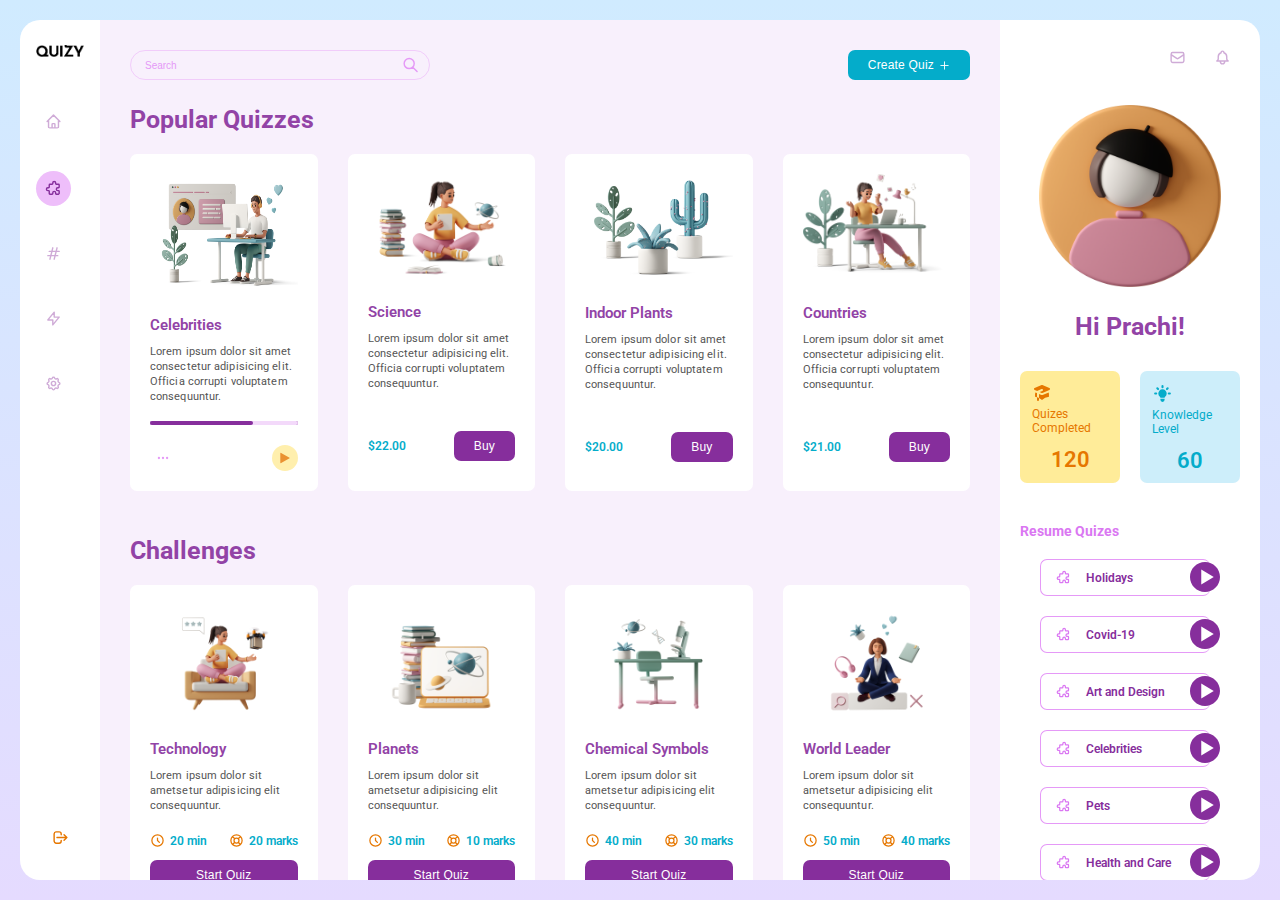
<file: index.html>
<!DOCTYPE html>
<html lang="en">
  <head>
    <meta charset="UTF-8" />
    <meta http-equiv="X-UA-Compatible" content="IE=edge" />
    <meta name="viewport" content="width=device-width, initial-scale=1.0" />
    <link rel="preconnect" href="https://fonts.googleapis.com" />
    <link rel="preconnect" href="https://fonts.gstatic.com" crossorigin />
    <link
      href="https://fonts.googleapis.com/css2?family=Roboto:wght@300;400;500;700;900&display=swap"
      rel="stylesheet"
    />
    <link rel="stylesheet" href="style.css" />
    <title>Quiz website</title>
    <script defer src="script.js"></script>
  </head>
  <body>
    <main class="container grid-big">
      <nav class="nav-bar">
        <div>
          <a href="home.html"
            ><img class="nav-logo" src="img/QUIZY.png" alt="logo"
          /></a>

          <div class="nav-middle-svg">
            <!-- <svg
              xmlns="http://www.w3.org/2000/svg"
              class="nav-main-svg"
              viewBox="0 0 20 20"
              fill="currentColor"
            >
              <path
                d="M10.707 2.293a1 1 0 00-1.414 0l-7 7a1 1 0 001.414 1.414L4 10.414V17a1 1 0 001 1h2a1 1 0 001-1v-2a1 1 0 011-1h2a1 1 0 011 1v2a1 1 0 001 1h2a1 1 0 001-1v-6.586l.293.293a1 1 0 001.414-1.414l-7-7z"
              />
            </svg> -->

            <a href="home.html"
              ><svg
                xmlns="http://www.w3.org/2000/svg"
                class="nav-main-svg"
                fill="none"
                viewBox="0 0 24 24"
                stroke="currentColor"
                stroke-width="2"
              >
                <path
                  stroke-linecap="round"
                  stroke-linejoin="round"
                  d="M3 12l2-2m0 0l7-7 7 7M5 10v10a1 1 0 001 1h3m10-11l2 2m-2-2v10a1 1 0 01-1 1h-3m-6 0a1 1 0 001-1v-4a1 1 0 011-1h2a1 1 0 011 1v4a1 1 0 001 1m-6 0h6"
                /></svg
            ></a>

            <svg
              xmlns="http://www.w3.org/2000/svg"
              class="nav-main-svg svg-active"
              fill="none"
              viewBox="0 0 24 24"
              stroke="currentColor"
              stroke-width="2"
            >
              <path
                stroke-linecap="round"
                stroke-linejoin="round"
                d="M11 4a2 2 0 114 0v1a1 1 0 001 1h3a1 1 0 011 1v3a1 1 0 01-1 1h-1a2 2 0 100 4h1a1 1 0 011 1v3a1 1 0 01-1 1h-3a1 1 0 01-1-1v-1a2 2 0 10-4 0v1a1 1 0 01-1 1H7a1 1 0 01-1-1v-3a1 1 0 00-1-1H4a2 2 0 110-4h1a1 1 0 001-1V7a1 1 0 011-1h3a1 1 0 001-1V4z"
              />
            </svg>

            <svg
              xmlns="http://www.w3.org/2000/svg"
              class="nav-main-svg"
              fill="none"
              viewBox="0 0 24 24"
              stroke="currentColor"
              stroke-width="2"
            >
              <path
                stroke-linecap="round"
                stroke-linejoin="round"
                d="M7 20l4-16m2 16l4-16M6 9h14M4 15h14"
              />
            </svg>

            <svg
              xmlns="http://www.w3.org/2000/svg"
              class="nav-main-svg"
              fill="none"
              viewBox="0 0 24 24"
              stroke="currentColor"
              stroke-width="2"
            >
              <path
                stroke-linecap="round"
                stroke-linejoin="round"
                d="M13 10V3L4 14h7v7l9-11h-7z"
              />
            </svg>

            <svg
              xmlns="http://www.w3.org/2000/svg"
              class="nav-main-svg"
              fill="none"
              viewBox="0 0 24 24"
              stroke="currentColor"
              stroke-width="2"
            >
              <path
                stroke-linecap="round"
                stroke-linejoin="round"
                d="M10.325 4.317c.426-1.756 2.924-1.756 3.35 0a1.724 1.724 0 002.573 1.066c1.543-.94 3.31.826 2.37 2.37a1.724 1.724 0 001.065 2.572c1.756.426 1.756 2.924 0 3.35a1.724 1.724 0 00-1.066 2.573c.94 1.543-.826 3.31-2.37 2.37a1.724 1.724 0 00-2.572 1.065c-.426 1.756-2.924 1.756-3.35 0a1.724 1.724 0 00-2.573-1.066c-1.543.94-3.31-.826-2.37-2.37a1.724 1.724 0 00-1.065-2.572c-1.756-.426-1.756-2.924 0-3.35a1.724 1.724 0 001.066-2.573c-.94-1.543.826-3.31 2.37-2.37.996.608 2.296.07 2.572-1.065z"
              />
              <path
                stroke-linecap="round"
                stroke-linejoin="round"
                d="M15 12a3 3 0 11-6 0 3 3 0 016 0z"
              />
            </svg>
          </div>
        </div>
        <svg
          xmlns="http://www.w3.org/2000/svg"
          class="nav-main-svg logout"
          fill="none"
          viewBox="0 0 24 24"
          stroke="currentColor"
          stroke-width="2"
        >
          <path
            stroke-linecap="round"
            stroke-linejoin="round"
            d="M17 16l4-4m0 0l-4-4m4 4H7m6 4v1a3 3 0 01-3 3H6a3 3 0 01-3-3V7a3 3 0 013-3h4a3 3 0 013 3v1"
          />
        </svg>
      </nav>

      <section class="main-section">
        <div class="menu-bar">
          <label for="search" class="input-search-bar">
            <input
              id="search"
              class="search-bar-input"
              type="text"
              placeholder="Search"
              name="search"
            />
            <svg
              xmlns="http://www.w3.org/2000/svg"
              class="input-bar-search-svg"
              fill="none"
              viewBox="0 0 24 24"
              stroke="currentColor"
              stroke-width="2"
            >
              <path
                stroke-linecap="round"
                stroke-linejoin="round"
                d="M21 21l-6-6m2-5a7 7 0 11-14 0 7 7 0 0114 0z"
              />
            </svg>
          </label>
          <button class="menu-button">
            <span>Create Quiz</span>
            <svg
              xmlns="http://www.w3.org/2000/svg"
              class="menu-button-svg"
              fill="none"
              viewBox="0 0 24 24"
              stroke="currentColor"
              stroke-width="2"
            >
              <path
                stroke-linecap="round"
                stroke-linejoin="round"
                d="M12 4v16m8-8H4"
              />
            </svg>
          </button>
        </div>
        <h1 class="heading-primary">Popular Quizzes</h1>

        <div class="main-cards">
          <div class="main-card-1">
            <img
              class="main-card-img card-img1"
              src="img/celebrity-quiz.png"
              alt="celebrity quiz illustration"
            />
            <span class="main-card-head">Celebrities</span>
            <p class="main-card-txt">
              Lorem ipsum dolor sit amet consectetur adipisicing elit. Officia
              corrupti voluptatem consequuntur.
            </p>
            <progress class="main-card-progress" id="file" max="100" value="70">
              70%
            </progress>
            <div class="main-svg-box">
              <svg
                xmlns="http://www.w3.org/2000/svg"
                class="main-paid-svg"
                fill="none"
                viewBox="0 0 24 24"
                stroke="currentColor"
                stroke-width="2"
              >
                <path
                  stroke-linecap="round"
                  stroke-linejoin="round"
                  d="M5 12h.01M12 12h.01M19 12h.01M6 12a1 1 0 11-2 0 1 1 0 012 0zm7 0a1 1 0 11-2 0 1 1 0 012 0zm7 0a1 1 0 11-2 0 1 1 0 012 0z"
                />
              </svg>

              <svg
                height="1792"
                viewBox="0 0 1792 1792"
                width="1792"
                class="main-svg"
                xmlns="http://www.w3.org/2000/svg"
              >
                <path
                  d="M1576 927l-1328 738q-23 13-39.5 3t-16.5-36v-1472q0-26 16.5-36t39.5 3l1328 738q23 13 23 31t-23 31z"
                />
              </svg>
            </div>
          </div>

          <div class="main-card-2">
            <img
              class="main-card-img"
              src="img/studying.png"
              alt="Science quiz illustration"
            />
            <span class="main-card-head">Science</span>
            <p class="main-card-txt">
              Lorem ipsum dolor sit amet consectetur adipisicing elit. Officia
              corrupti voluptatem consequuntur.
            </p>
            <div class="main-svg-box margin-top">
              <span class="main-price">&#36;22.00</span>
              <button class="menu-button button">Buy</button>
            </div>
          </div>

          <div class="main-card-3">
            <img
              class="main-card-img"
              src="img/Plants.png"
              alt="Plants quiz illustration"
            />
            <span class="main-card-head">Indoor Plants</span>
            <p class="main-card-txt">
              Lorem ipsum dolor sit amet consectetur adipisicing elit. Officia
              corrupti voluptatem consequuntur.
            </p>
            <div class="main-svg-box margin-top">
              <span class="main-price">&#36;20.00</span>
              <button class="menu-button button">Buy</button>
            </div>
          </div>

          <div class="main-card-4">
            <img
              class="main-card-img"
              src="img/country-quiz.png"
              alt="Country quiz illustration"
            />
            <span class="main-card-head">Countries</span>
            <p class="main-card-txt">
              Lorem ipsum dolor sit amet consectetur adipisicing elit. Officia
              corrupti voluptatem consequuntur.
            </p>
            <div class="main-svg-box margin-top">
              <span class="main-price">&#36;21.00</span>
              <button class="menu-button button">Buy</button>
            </div>
          </div>
        </div>

        <h1 class="heading-primary">Challenges</h1>

        <div class="main-cards">
          <div class="main-card-1">
            <div class="main-challenge-img">
              <img
                class="main-card-img1"
                src="img/tech.png"
                alt="Technology quiz illustration"
              />
            </div>
            <span class="main-card-head">Technology</span>
            <p class="main-card-txt">
              Lorem ipsum dolor sit ametsetur adipisicing elit consequuntur.
            </p>
            <div class="main-challenge-box">
              <div class="challenge-align">
                <svg
                  xmlns="http://www.w3.org/2000/svg"
                  class="challenge-svg"
                  fill="none"
                  viewBox="0 0 24 24"
                  stroke="currentColor"
                  stroke-width="2"
                >
                  <path
                    stroke-linecap="round"
                    stroke-linejoin="round"
                    d="M12 8v4l3 3m6-3a9 9 0 11-18 0 9 9 0 0118 0z"
                  />
                </svg>
                <span class="challenge-txt">20 min</span>
              </div>
              <div class="challenge-align">
                <svg
                  xmlns="http://www.w3.org/2000/svg"
                  class="challenge-svg"
                  fill="none"
                  viewBox="0 0 24 24"
                  stroke="currentColor"
                  stroke-width="2"
                >
                  <path
                    stroke-linecap="round"
                    stroke-linejoin="round"
                    d="M18.364 5.636l-3.536 3.536m0 5.656l3.536 3.536M9.172 9.172L5.636 5.636m3.536 9.192l-3.536 3.536M21 12a9 9 0 11-18 0 9 9 0 0118 0zm-5 0a4 4 0 11-8 0 4 4 0 018 0z"
                  />
                </svg>
                <span class="challenge-txt">20 marks</span>
              </div>
            </div>

            <button class="menu-button button1">Start Quiz</button>
          </div>

          <div class="main-card-2">
            <div class="main-challenge-img">
              <img
                class="main-card-img1"
                src="img/planet.png"
                alt="Planets quiz illustration"
              />
            </div>
            <span class="main-card-head">Planets</span>
            <p class="main-card-txt">
              Lorem ipsum dolor sit ametsetur adipisicing elit consequuntur.
            </p>
            <div class="main-challenge-box">
              <div class="challenge-align">
                <svg
                  xmlns="http://www.w3.org/2000/svg"
                  class="challenge-svg"
                  fill="none"
                  viewBox="0 0 24 24"
                  stroke="currentColor"
                  stroke-width="2"
                >
                  <path
                    stroke-linecap="round"
                    stroke-linejoin="round"
                    d="M12 8v4l3 3m6-3a9 9 0 11-18 0 9 9 0 0118 0z"
                  />
                </svg>
                <span class="challenge-txt">30 min</span>
              </div>
              <div class="challenge-align">
                <svg
                  xmlns="http://www.w3.org/2000/svg"
                  class="challenge-svg"
                  fill="none"
                  viewBox="0 0 24 24"
                  stroke="currentColor"
                  stroke-width="2"
                >
                  <path
                    stroke-linecap="round"
                    stroke-linejoin="round"
                    d="M18.364 5.636l-3.536 3.536m0 5.656l3.536 3.536M9.172 9.172L5.636 5.636m3.536 9.192l-3.536 3.536M21 12a9 9 0 11-18 0 9 9 0 0118 0zm-5 0a4 4 0 11-8 0 4 4 0 018 0z"
                  />
                </svg>
                <span class="challenge-txt">10 marks</span>
              </div>
            </div>
            <button class="menu-button button1">Start Quiz</button>
          </div>

          <div class="main-card-3">
            <div class="main-challenge-img">
              <img
                class="main-card-img1"
                src="img/chem.png"
                alt="Chemical quiz illustration"
              />
            </div>
            <span class="main-card-head">Chemical Symbols</span>
            <p class="main-card-txt">
              Lorem ipsum dolor sit ametsetur adipisicing elit consequuntur.
            </p>
            <div class="main-challenge-box">
              <div class="challenge-align">
                <svg
                  xmlns="http://www.w3.org/2000/svg"
                  class="challenge-svg"
                  fill="none"
                  viewBox="0 0 24 24"
                  stroke="currentColor"
                  stroke-width="2"
                >
                  <path
                    stroke-linecap="round"
                    stroke-linejoin="round"
                    d="M12 8v4l3 3m6-3a9 9 0 11-18 0 9 9 0 0118 0z"
                  />
                </svg>
                <span class="challenge-txt">40 min</span>
              </div>
              <div class="challenge-align">
                <svg
                  xmlns="http://www.w3.org/2000/svg"
                  class="challenge-svg"
                  fill="none"
                  viewBox="0 0 24 24"
                  stroke="currentColor"
                  stroke-width="2"
                >
                  <path
                    stroke-linecap="round"
                    stroke-linejoin="round"
                    d="M18.364 5.636l-3.536 3.536m0 5.656l3.536 3.536M9.172 9.172L5.636 5.636m3.536 9.192l-3.536 3.536M21 12a9 9 0 11-18 0 9 9 0 0118 0zm-5 0a4 4 0 11-8 0 4 4 0 018 0z"
                  />
                </svg>
                <span class="challenge-txt">30 marks</span>
              </div>
            </div>
            <button class="menu-button button1">Start Quiz</button>
          </div>

          <div class="main-card-4">
            <div class="main-challenge-img">
              <img
                class="main-card-img1"
                src="img/world.png"
                alt="World leader quiz illustration"
              />
            </div>
            <span class="main-card-head">World Leader</span>
            <p class="main-card-txt">
              Lorem ipsum dolor sit ametsetur adipisicing elit consequuntur.
            </p>
            <div class="main-challenge-box">
              <div class="challenge-align">
                <svg
                  xmlns="http://www.w3.org/2000/svg"
                  class="challenge-svg"
                  fill="none"
                  viewBox="0 0 24 24"
                  stroke="currentColor"
                  stroke-width="2"
                >
                  <path
                    stroke-linecap="round"
                    stroke-linejoin="round"
                    d="M12 8v4l3 3m6-3a9 9 0 11-18 0 9 9 0 0118 0z"
                  />
                </svg>
                <span class="challenge-txt">50 min</span>
              </div>
              <div class="challenge-align">
                <svg
                  xmlns="http://www.w3.org/2000/svg"
                  class="challenge-svg"
                  fill="none"
                  viewBox="0 0 24 24"
                  stroke="currentColor"
                  stroke-width="2"
                >
                  <path
                    stroke-linecap="round"
                    stroke-linejoin="round"
                    d="M18.364 5.636l-3.536 3.536m0 5.656l3.536 3.536M9.172 9.172L5.636 5.636m3.536 9.192l-3.536 3.536M21 12a9 9 0 11-18 0 9 9 0 0118 0zm-5 0a4 4 0 11-8 0 4 4 0 018 0z"
                  />
                </svg>
                <span class="challenge-txt">40 marks</span>
              </div>
            </div>
            <button class="menu-button button1">Start Quiz</button>
          </div>
        </div>

        <div class="main-cards">
          <div class="main-card-1">
            <div class="main-challenge-img">
              <img
                class="main-card-img1"
                src="img/tech.png"
                alt="Technology quiz illustration"
              />
            </div>
            <span class="main-card-head">Technology</span>
            <p class="main-card-txt">
              Lorem ipsum dolor sit ametsetur adipisicing elit consequuntur.
            </p>
            <div class="main-challenge-box">
              <div class="challenge-align">
                <svg
                  xmlns="http://www.w3.org/2000/svg"
                  class="challenge-svg"
                  fill="none"
                  viewBox="0 0 24 24"
                  stroke="currentColor"
                  stroke-width="2"
                >
                  <path
                    stroke-linecap="round"
                    stroke-linejoin="round"
                    d="M12 8v4l3 3m6-3a9 9 0 11-18 0 9 9 0 0118 0z"
                  />
                </svg>
                <span class="challenge-txt">20 min</span>
              </div>
              <div class="challenge-align">
                <svg
                  xmlns="http://www.w3.org/2000/svg"
                  class="challenge-svg"
                  fill="none"
                  viewBox="0 0 24 24"
                  stroke="currentColor"
                  stroke-width="2"
                >
                  <path
                    stroke-linecap="round"
                    stroke-linejoin="round"
                    d="M18.364 5.636l-3.536 3.536m0 5.656l3.536 3.536M9.172 9.172L5.636 5.636m3.536 9.192l-3.536 3.536M21 12a9 9 0 11-18 0 9 9 0 0118 0zm-5 0a4 4 0 11-8 0 4 4 0 018 0z"
                  />
                </svg>
                <span class="challenge-txt">20 marks</span>
              </div>
            </div>

            <button class="menu-button button1">Start Quiz</button>
          </div>

          <div class="main-card-2">
            <div class="main-challenge-img">
              <img
                class="main-card-img1"
                src="img/planet.png"
                alt="Planets quiz illustration"
              />
            </div>
            <span class="main-card-head">Planets</span>
            <p class="main-card-txt">
              Lorem ipsum dolor sit ametsetur adipisicing elit consequuntur.
            </p>
            <div class="main-challenge-box">
              <div class="challenge-align">
                <svg
                  xmlns="http://www.w3.org/2000/svg"
                  class="challenge-svg"
                  fill="none"
                  viewBox="0 0 24 24"
                  stroke="currentColor"
                  stroke-width="2"
                >
                  <path
                    stroke-linecap="round"
                    stroke-linejoin="round"
                    d="M12 8v4l3 3m6-3a9 9 0 11-18 0 9 9 0 0118 0z"
                  />
                </svg>
                <span class="challenge-txt">30 min</span>
              </div>
              <div class="challenge-align">
                <svg
                  xmlns="http://www.w3.org/2000/svg"
                  class="challenge-svg"
                  fill="none"
                  viewBox="0 0 24 24"
                  stroke="currentColor"
                  stroke-width="2"
                >
                  <path
                    stroke-linecap="round"
                    stroke-linejoin="round"
                    d="M18.364 5.636l-3.536 3.536m0 5.656l3.536 3.536M9.172 9.172L5.636 5.636m3.536 9.192l-3.536 3.536M21 12a9 9 0 11-18 0 9 9 0 0118 0zm-5 0a4 4 0 11-8 0 4 4 0 018 0z"
                  />
                </svg>
                <span class="challenge-txt">10 marks</span>
              </div>
            </div>
            <button class="menu-button button1">Start Quiz</button>
          </div>

          <div class="main-card-3">
            <div class="main-challenge-img">
              <img
                class="main-card-img1"
                src="img/chem.png"
                alt="Chemical quiz illustration"
              />
            </div>
            <span class="main-card-head">Chemical Symbols</span>
            <p class="main-card-txt">
              Lorem ipsum dolor sit ametsetur adipisicing elit consequuntur.
            </p>
            <div class="main-challenge-box">
              <div class="challenge-align">
                <svg
                  xmlns="http://www.w3.org/2000/svg"
                  class="challenge-svg"
                  fill="none"
                  viewBox="0 0 24 24"
                  stroke="currentColor"
                  stroke-width="2"
                >
                  <path
                    stroke-linecap="round"
                    stroke-linejoin="round"
                    d="M12 8v4l3 3m6-3a9 9 0 11-18 0 9 9 0 0118 0z"
                  />
                </svg>
                <span class="challenge-txt">40 min</span>
              </div>
              <div class="challenge-align">
                <svg
                  xmlns="http://www.w3.org/2000/svg"
                  class="challenge-svg"
                  fill="none"
                  viewBox="0 0 24 24"
                  stroke="currentColor"
                  stroke-width="2"
                >
                  <path
                    stroke-linecap="round"
                    stroke-linejoin="round"
                    d="M18.364 5.636l-3.536 3.536m0 5.656l3.536 3.536M9.172 9.172L5.636 5.636m3.536 9.192l-3.536 3.536M21 12a9 9 0 11-18 0 9 9 0 0118 0zm-5 0a4 4 0 11-8 0 4 4 0 018 0z"
                  />
                </svg>
                <span class="challenge-txt">30 marks</span>
              </div>
            </div>
            <button class="menu-button button1">Start Quiz</button>
          </div>

          <div class="main-card-4">
            <div class="main-challenge-img">
              <img
                class="main-card-img1"
                src="img/world.png"
                alt="World leader quiz illustration"
              />
            </div>
            <span class="main-card-head">World Leader</span>
            <p class="main-card-txt">
              Lorem ipsum dolor sit ametsetur adipisicing elit consequuntur.
            </p>
            <div class="main-challenge-box">
              <div class="challenge-align">
                <svg
                  xmlns="http://www.w3.org/2000/svg"
                  class="challenge-svg"
                  fill="none"
                  viewBox="0 0 24 24"
                  stroke="currentColor"
                  stroke-width="2"
                >
                  <path
                    stroke-linecap="round"
                    stroke-linejoin="round"
                    d="M12 8v4l3 3m6-3a9 9 0 11-18 0 9 9 0 0118 0z"
                  />
                </svg>
                <span class="challenge-txt">50 min</span>
              </div>
              <div class="challenge-align">
                <svg
                  xmlns="http://www.w3.org/2000/svg"
                  class="challenge-svg"
                  fill="none"
                  viewBox="0 0 24 24"
                  stroke="currentColor"
                  stroke-width="2"
                >
                  <path
                    stroke-linecap="round"
                    stroke-linejoin="round"
                    d="M18.364 5.636l-3.536 3.536m0 5.656l3.536 3.536M9.172 9.172L5.636 5.636m3.536 9.192l-3.536 3.536M21 12a9 9 0 11-18 0 9 9 0 0118 0zm-5 0a4 4 0 11-8 0 4 4 0 018 0z"
                  />
                </svg>
                <span class="challenge-txt">40 marks</span>
              </div>
            </div>
            <button class="menu-button button1">Start Quiz</button>
          </div>
        </div>
      </section>

      <section class="account-section">
        <div class="account-svg">
          <svg
            xmlns="http://www.w3.org/2000/svg"
            class="nav-main-svg"
            fill="none"
            viewBox="0 0 24 24"
            stroke="currentColor"
            stroke-width="2"
          >
            <path
              stroke-linecap="round"
              stroke-linejoin="round"
              d="M3 8l7.89 5.26a2 2 0 002.22 0L21 8M5 19h14a2 2 0 002-2V7a2 2 0 00-2-2H5a2 2 0 00-2 2v10a2 2 0 002 2z"
            />
          </svg>

          <svg
            xmlns="http://www.w3.org/2000/svg"
            class="nav-main-svg"
            fill="none"
            viewBox="0 0 24 24"
            stroke="currentColor"
            stroke-width="2"
          >
            <path
              stroke-linecap="round"
              stroke-linejoin="round"
              d="M15 17h5l-1.405-1.405A2.032 2.032 0 0118 14.158V11a6.002 6.002 0 00-4-5.659V5a2 2 0 10-4 0v.341C7.67 6.165 6 8.388 6 11v3.159c0 .538-.214 1.055-.595 1.436L4 17h5m6 0v1a3 3 0 11-6 0v-1m6 0H9"
            />
          </svg>
        </div>
        <div class="account-avatar">
          <img
            class="avatar-img"
            src="img/women-avatar.png"
            alt="women avatar"
          />
          <h1 class="heading-primary">Hi Prachi!</h1>
        </div>
        <div class="account-info">
          <div class="account-info-card1">
            <svg
              xmlns="http://www.w3.org/2000/svg"
              class="info-svg1"
              viewBox="0 0 20 20"
              fill="currentColor"
            >
              <path
                d="M10.394 2.08a1 1 0 00-.788 0l-7 3a1 1 0 000 1.84L5.25 8.051a.999.999 0 01.356-.257l4-1.714a1 1 0 11.788 1.838L7.667 9.088l1.94.831a1 1 0 00.787 0l7-3a1 1 0 000-1.838l-7-3zM3.31 9.397L5 10.12v4.102a8.969 8.969 0 00-1.05-.174 1 1 0 01-.89-.89 11.115 11.115 0 01.25-3.762zM9.3 16.573A9.026 9.026 0 007 14.935v-3.957l1.818.78a3 3 0 002.364 0l5.508-2.361a11.026 11.026 0 01.25 3.762 1 1 0 01-.89.89 8.968 8.968 0 00-5.35 2.524 1 1 0 01-1.4 0zM6 18a1 1 0 001-1v-2.065a8.935 8.935 0 00-2-.712V17a1 1 0 001 1z"
              />
            </svg>
            <p class="info-head1">Quizes Completed</p>
            <div class="info-num-align"><p class="info-num1">120</p></div>
          </div>

          <div class="account-info-card2">
            <svg
              xmlns="http://www.w3.org/2000/svg"
              class="info-svg2"
              viewBox="0 0 20 20"
              fill="currentColor"
            >
              <path
                d="M11 3a1 1 0 10-2 0v1a1 1 0 102 0V3zM15.657 5.757a1 1 0 00-1.414-1.414l-.707.707a1 1 0 001.414 1.414l.707-.707zM18 10a1 1 0 01-1 1h-1a1 1 0 110-2h1a1 1 0 011 1zM5.05 6.464A1 1 0 106.464 5.05l-.707-.707a1 1 0 00-1.414 1.414l.707.707zM5 10a1 1 0 01-1 1H3a1 1 0 110-2h1a1 1 0 011 1zM8 16v-1h4v1a2 2 0 11-4 0zM12 14c.015-.34.208-.646.477-.859a4 4 0 10-4.954 0c.27.213.462.519.476.859h4.002z"
              />
            </svg>
            <p class="info-head2">Knowledge Level</p>
            <div class="info-num-align"><p class="info-num2">60</p></div>
          </div>
        </div>

        <h3 class="account-head">Resume Quizes</h3>
        <div class="resume-quiz-cards">
          <div class="resume-card">
            <svg
              xmlns="http://www.w3.org/2000/svg"
              class="resume-svg"
              fill="none"
              viewBox="0 0 24 24"
              stroke="currentColor"
              stroke-width="2"
            >
              <path
                stroke-linecap="round"
                stroke-linejoin="round"
                d="M11 4a2 2 0 114 0v1a1 1 0 001 1h3a1 1 0 011 1v3a1 1 0 01-1 1h-1a2 2 0 100 4h1a1 1 0 011 1v3a1 1 0 01-1 1h-3a1 1 0 01-1-1v-1a2 2 0 10-4 0v1a1 1 0 01-1 1H7a1 1 0 01-1-1v-3a1 1 0 00-1-1H4a2 2 0 110-4h1a1 1 0 001-1V7a1 1 0 011-1h3a1 1 0 001-1V4z"
              />
            </svg>
            <span class="resume-txt">Holidays</span>
          </div>
          <div class="resume-card">
            <svg
              xmlns="http://www.w3.org/2000/svg"
              class="resume-svg"
              fill="none"
              viewBox="0 0 24 24"
              stroke="currentColor"
              stroke-width="2"
            >
              <path
                stroke-linecap="round"
                stroke-linejoin="round"
                d="M11 4a2 2 0 114 0v1a1 1 0 001 1h3a1 1 0 011 1v3a1 1 0 01-1 1h-1a2 2 0 100 4h1a1 1 0 011 1v3a1 1 0 01-1 1h-3a1 1 0 01-1-1v-1a2 2 0 10-4 0v1a1 1 0 01-1 1H7a1 1 0 01-1-1v-3a1 1 0 00-1-1H4a2 2 0 110-4h1a1 1 0 001-1V7a1 1 0 011-1h3a1 1 0 001-1V4z"
              />
            </svg>
            <span class="resume-txt">Covid-19</span>
          </div>

          <div class="resume-card">
            <svg
              xmlns="http://www.w3.org/2000/svg"
              class="resume-svg"
              fill="none"
              viewBox="0 0 24 24"
              stroke="currentColor"
              stroke-width="2"
            >
              <path
                stroke-linecap="round"
                stroke-linejoin="round"
                d="M11 4a2 2 0 114 0v1a1 1 0 001 1h3a1 1 0 011 1v3a1 1 0 01-1 1h-1a2 2 0 100 4h1a1 1 0 011 1v3a1 1 0 01-1 1h-3a1 1 0 01-1-1v-1a2 2 0 10-4 0v1a1 1 0 01-1 1H7a1 1 0 01-1-1v-3a1 1 0 00-1-1H4a2 2 0 110-4h1a1 1 0 001-1V7a1 1 0 011-1h3a1 1 0 001-1V4z"
              />
            </svg>
            <span class="resume-txt">Art and Design</span>
          </div>

          <div class="resume-card">
            <svg
              xmlns="http://www.w3.org/2000/svg"
              class="resume-svg"
              fill="none"
              viewBox="0 0 24 24"
              stroke="currentColor"
              stroke-width="2"
            >
              <path
                stroke-linecap="round"
                stroke-linejoin="round"
                d="M11 4a2 2 0 114 0v1a1 1 0 001 1h3a1 1 0 011 1v3a1 1 0 01-1 1h-1a2 2 0 100 4h1a1 1 0 011 1v3a1 1 0 01-1 1h-3a1 1 0 01-1-1v-1a2 2 0 10-4 0v1a1 1 0 01-1 1H7a1 1 0 01-1-1v-3a1 1 0 00-1-1H4a2 2 0 110-4h1a1 1 0 001-1V7a1 1 0 011-1h3a1 1 0 001-1V4z"
              />
            </svg>
            <span class="resume-txt">Celebrities</span>
          </div>
          <div class="resume-card">
            <svg
              xmlns="http://www.w3.org/2000/svg"
              class="resume-svg"
              fill="none"
              viewBox="0 0 24 24"
              stroke="currentColor"
              stroke-width="2"
            >
              <path
                stroke-linecap="round"
                stroke-linejoin="round"
                d="M11 4a2 2 0 114 0v1a1 1 0 001 1h3a1 1 0 011 1v3a1 1 0 01-1 1h-1a2 2 0 100 4h1a1 1 0 011 1v3a1 1 0 01-1 1h-3a1 1 0 01-1-1v-1a2 2 0 10-4 0v1a1 1 0 01-1 1H7a1 1 0 01-1-1v-3a1 1 0 00-1-1H4a2 2 0 110-4h1a1 1 0 001-1V7a1 1 0 011-1h3a1 1 0 001-1V4z"
              />
            </svg>
            <span class="resume-txt">Pets</span>
          </div>

          <div class="resume-card">
            <svg
              xmlns="http://www.w3.org/2000/svg"
              class="resume-svg"
              fill="none"
              viewBox="0 0 24 24"
              stroke="currentColor"
              stroke-width="2"
            >
              <path
                stroke-linecap="round"
                stroke-linejoin="round"
                d="M11 4a2 2 0 114 0v1a1 1 0 001 1h3a1 1 0 011 1v3a1 1 0 01-1 1h-1a2 2 0 100 4h1a1 1 0 011 1v3a1 1 0 01-1 1h-3a1 1 0 01-1-1v-1a2 2 0 10-4 0v1a1 1 0 01-1 1H7a1 1 0 01-1-1v-3a1 1 0 00-1-1H4a2 2 0 110-4h1a1 1 0 001-1V7a1 1 0 011-1h3a1 1 0 001-1V4z"
              />
            </svg>
            <span class="resume-txt">Health and Care</span>
          </div>
        </div>
      </section>
    </main>
  </body>
</html>
</file>
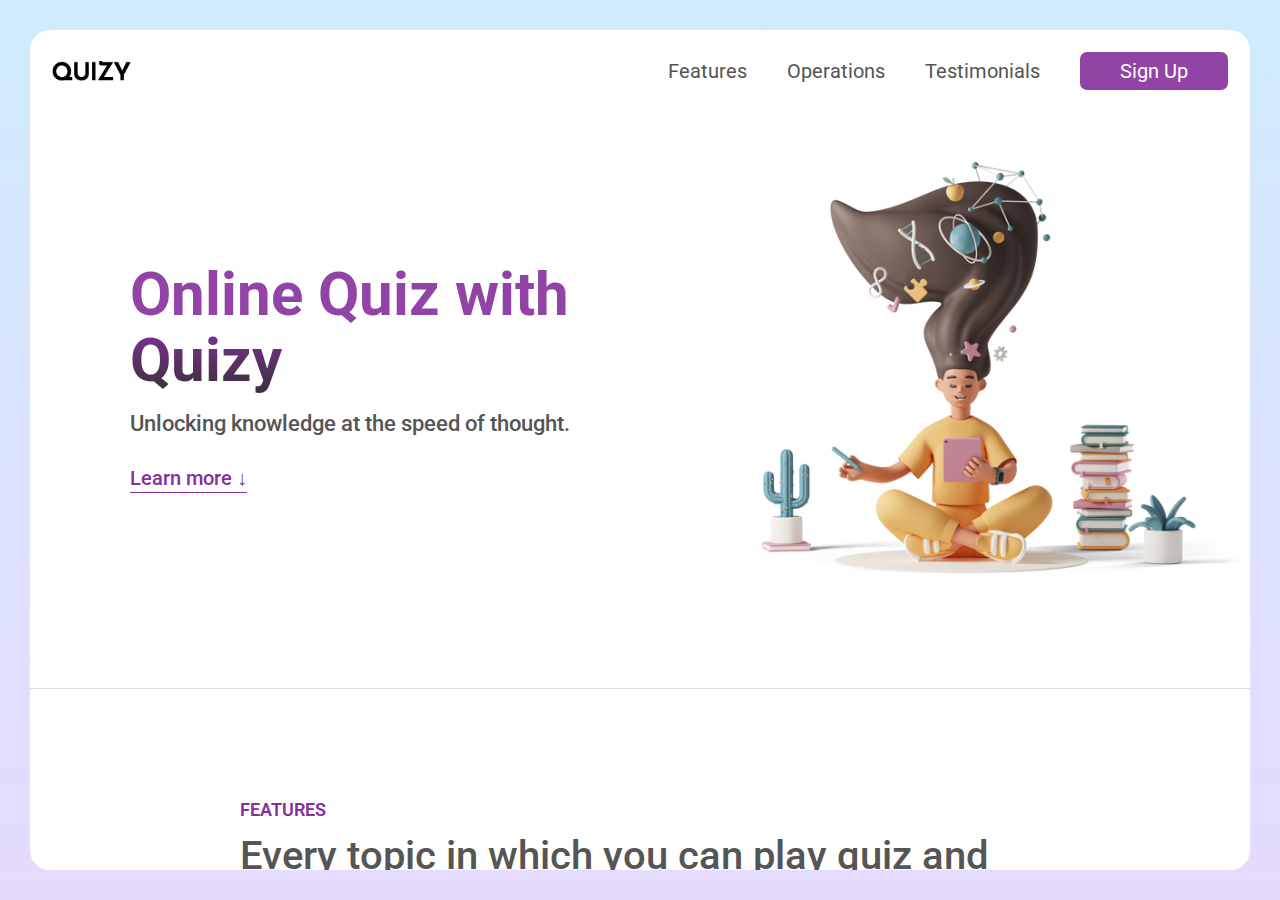
<file: home.html>
<!DOCTYPE html>
<html lang="en">
  <head>
    <meta charset="UTF-8" />
    <meta http-equiv="X-UA-Compatible" content="IE=edge" />
    <meta name="viewport" content="width=device-width, initial-scale=1.0" />
    <link rel="preconnect" href="https://fonts.googleapis.com" />
    <link rel="preconnect" href="https://fonts.gstatic.com" crossorigin />
    <link
      href="https://fonts.googleapis.com/css2?family=Roboto:wght@300;400;500;700;900&display=swap"
      rel="stylesheet"
    />
    <link rel="stylesheet" href="homstyle.css" />
    <link rel="stylesheet" href="style.css" />
    <title>Quiz website</title>
    <script defer src="script.js"></script>
  </head>
  <body>
    <main class="container1">
      <div class="hom-main">
        <nav class="hom-nav-bar">
          <img
            id="main-page"
            class="hom-nav-logo"
            src="img/QUIZY.png"
            alt="logo"
          />
          <div class="hom-nav-side">
            <a class="hom-nav-side-1 nav__link" href="#section--1">Features</a>
            <a class="hom-nav-side-1 nav__link" href="#section--2"
              >Operations</a
            >
            <a class="hom-nav-side-1 nav__link" href="#section--3"
              >Testimonials</a
            >
            <a class="nav-side-active btn--show-modal nav__link" href="#"
              >Sign Up</a
            >
          </div>
        </nav>
        <div class="hom-section-1">
          <div class="hom-sec1">
            <h2>
              Online Quiz with<br />
              <span class="highlight"> Quizy</span>
            </h2>
            <h6>Unlocking knowledge at the speed of thought.</h6>
            <button class="btn--text btn--scroll-to">
              Learn more &DownArrow;
            </button>
          </div>
          <div>
            <img src="img/home.png" class="header__img" alt="Girl with books" />
          </div>
        </div>

        <section class="section" id="section--1">
          <div class="section__title">
            <h2 class="section__description">Features</h2>
            <h3 class="section__header">
              Every topic in which you can play quiz and more.
            </h3>
          </div>
          <br /><br />

          <div class="features">
            <img
              src="img/online.png"
              data-src="img/digital.jpg"
              alt="Computer"
              class="features__img lazy-img"
            />
            <div class="features__feature">
              <div class="features__icon">
                <svg
                  xmlns="http://www.w3.org/2000/svg"
                  class="h-6 w-6"
                  fill="none"
                  viewBox="0 0 24 24"
                  stroke="currentColor"
                  stroke-width="2"
                >
                  <path
                    stroke-linecap="round"
                    stroke-linejoin="round"
                    d="M9.75 17L9 20l-1 1h8l-1-1-.75-3M3 13h18M5 17h14a2 2 0 002-2V5a2 2 0 00-2-2H5a2 2 0 00-2 2v10a2 2 0 002 2z"
                  />
                </svg>
              </div>
              <h5 class="features__header">Online accessibility</h5>
              <p>
                Lorem ipsum dolor sit amet consectetur adipisicing elit. Unde
                alias sint quos? Accusantium a fugiat porro reiciendis saepe
                quibusdam debitis ducimus.
              </p>
            </div>

            <div class="features__feature">
              <div class="features__icon">
                <svg
                  xmlns="http://www.w3.org/2000/svg"
                  class="h-6 w-6"
                  fill="none"
                  viewBox="0 0 24 24"
                  stroke="currentColor"
                  stroke-width="2"
                >
                  <path
                    stroke-linecap="round"
                    stroke-linejoin="round"
                    d="M9 19v-6a2 2 0 00-2-2H5a2 2 0 00-2 2v6a2 2 0 002 2h2a2 2 0 002-2zm0 0V9a2 2 0 012-2h2a2 2 0 012 2v10m-6 0a2 2 0 002 2h2a2 2 0 002-2m0 0V5a2 2 0 012-2h2a2 2 0 012 2v14a2 2 0 01-2 2h-2a2 2 0 01-2-2z"
                  />
                </svg>
              </div>
              <h5 class="features__header">Watch your growth</h5>
              <p>
                Nesciunt quos autem dolorum voluptates cum dolores dicta fuga
                inventore ab? Nulla incidunt eius numquam sequi iste pariatur
                quibusdam!
              </p>
            </div>
            <img
              src="img/growth.png"
              data-src="img/grow.jpg"
              alt="Plant"
              class="features__img lazy-img"
            />

            <img
              src="img/bank.png"
              data-src="img/card.jpg"
              alt="Credit card"
              class="features__img lazy-img"
            />
            <div class="features__feature">
              <div class="features__icon">
                <svg
                  xmlns="http://www.w3.org/2000/svg"
                  class="h-6 w-6"
                  fill="none"
                  viewBox="0 0 24 24"
                  stroke="currentColor"
                  stroke-width="2"
                >
                  <path
                    stroke-linecap="round"
                    stroke-linejoin="round"
                    d="M3 10h18M7 15h1m4 0h1m-7 4h12a3 3 0 003-3V8a3 3 0 00-3-3H6a3 3 0 00-3 3v8a3 3 0 003 3z"
                  />
                </svg>
              </div>
              <h5 class="features__header">100% digital bank</h5>
              <p>
                Quasi, fugit in cumque cupiditate reprehenderit debitis animi
                enim eveniet consequatur odit quam quos possimus assumenda dicta
                fuga inventore ab.
              </p>
            </div>
          </div>
        </section>

        <section class="section" id="section--2">
          <div class="section__title">
            <h2 class="section__description">Operations</h2>
            <h3 class="section__header">
              Everything as simple as possible, but no simpler.
            </h3>
          </div>

          <div class="operations">
            <div class="operations__tab-container">
              <button
                class="btn operations__tab operations__tab--1 operations__tab--active"
                data-tab="1"
              >
                <span>01</span>Click
              </button>
              <button
                class="btn operations__tab operations__tab--2"
                data-tab="2"
              >
                <span>02</span>Play
              </button>

              <button
                class="btn operations__tab operations__tab--3"
                data-tab="3"
              >
                <span>03</span>Score
              </button>
            </div>

            <div
              class="operations__content operations__content--1 operations__content--active"
            >
              <div class="operations__icon operations__icon--1">
                <svg
                  xmlns="http://www.w3.org/2000/svg"
                  class="h-6 w-6"
                  fill="none"
                  viewBox="0 0 24 24"
                  stroke="currentColor"
                  stroke-width="2"
                >
                  <path
                    stroke-linecap="round"
                    stroke-linejoin="round"
                    d="M15 15l-2 5L9 9l11 4-5 2zm0 0l5 5M7.188 2.239l.777 2.897M5.136 7.965l-2.898-.777M13.95 4.05l-2.122 2.122m-5.657 5.656l-2.12 2.122"
                  />
                </svg>
              </div>
              <h5 class="operations__header">
                Choose among various topics and click on it to get started.
              </h5>
              <p>
                Lorem ipsum dolor sit amet, consectetur adipisicing elit, sed do
                eiusmod tempor incididunt ut labore et dolore magna aliqua. Ut
                enim ad minim veniam, quis nostrud exercitation ullamco laboris
                nisi ut aliquip ex ea commodo consequat.
              </p>
            </div>

            <div class="operations__content operations__content--2">
              <div class="operations__icon operations__icon--2">
                <svg
                  xmlns="http://www.w3.org/2000/svg"
                  class="h-6 w-6"
                  fill="none"
                  viewBox="0 0 24 24"
                  stroke="currentColor"
                  stroke-width="2"
                >
                  <path
                    stroke-linecap="round"
                    stroke-linejoin="round"
                    d="M9.75 17L9 20l-1 1h8l-1-1-.75-3M3 13h18M5 17h14a2 2 0 002-2V5a2 2 0 00-2-2H5a2 2 0 00-2 2v10a2 2 0 002 2z"
                  />
                </svg>
              </div>
              <h5 class="operations__header">
                Enjoy the quiz and complete it during the time duration.
              </h5>
              <p>
                Duis aute irure dolor in reprehenderit in voluptate velit esse
                cillum dolore eu fugiat nulla pariatur. Excepteur sint occaecat
                cupidatat non proident, sunt in culpa qui officia deserunt
                mollit anim id est laborum.
              </p>
            </div>
            <div class="operations__content operations__content--3">
              <div class="operations__icon operations__icon--3">
                <svg
                  xmlns="http://www.w3.org/2000/svg"
                  class="h-6 w-6"
                  fill="none"
                  viewBox="0 0 24 24"
                  stroke="currentColor"
                  stroke-width="2"
                >
                  <path d="M12 14l9-5-9-5-9 5 9 5z" />
                  <path
                    d="M12 14l6.16-3.422a12.083 12.083 0 01.665 6.479A11.952 11.952 0 0012 20.055a11.952 11.952 0 00-6.824-2.998 12.078 12.078 0 01.665-6.479L12 14z"
                  />
                  <path
                    stroke-linecap="round"
                    stroke-linejoin="round"
                    d="M12 14l9-5-9-5-9 5 9 5zm0 0l6.16-3.422a12.083 12.083 0 01.665 6.479A11.952 11.952 0 0012 20.055a11.952 11.952 0 00-6.824-2.998 12.078 12.078 0 01.665-6.479L12 14zm-4 6v-7.5l4-2.222"
                  />
                </svg>
              </div>
              <h5 class="operations__header">
                Score and see your level grow in short interval of time.
              </h5>
              <p>
                Excepteur sint occaecat cupidatat non proident, sunt in culpa
                qui officia deserunt mollit anim id est laborum. Ut enim ad
                minim veniam, quis nostrud exercitation ullamco laboris nisi ut
                aliquip ex ea commodo consequat.
              </p>
            </div>
          </div>
        </section>

        <section class="section" id="section--3">
          <div class="section__title section__title--testimonials">
            <h2 class="section__description">User's reviews</h2>
            <h3 class="section__header">What our users are saying.</h3>
          </div>

          <div class="slider">
            <div class="slide slide--1">
              <div class="testimonial">
                <h5 class="testimonial__header">Amazing content ever!</h5>
                <blockquote class="testimonial__text">
                  Lorem ipsum dolor sit, amet consectetur adipisicing elit.
                  Accusantium quas quisquam non? Quas voluptate nulla minima
                  deleniti optio ullam nesciunt, numquam corporis et asperiores
                  laboriosam sunt, praesentium suscipit blanditiis.
                  Necessitatibus id alias reiciendis, perferendis facere
                  pariatur dolore veniam autem esse non voluptatem saepe
                  provident nihil molestiae.
                </blockquote>
                <address class="testimonial__author">
                  <img src="img/32.jpg" alt="" class="testimonial__photo" />
                  <h6 class="testimonial__name">Aarav Lynn</h6>
                  <p class="testimonial__location">San Francisco, USA</p>
                </address>
              </div>
            </div>

            <div class="slide slide--2">
              <div class="testimonial">
                <h5 class="testimonial__header">
                  Has quiz on every topic you can think of. Absolutely amazing!
                </h5>
                <blockquote class="testimonial__text">
                  Quisquam itaque deserunt ullam, quia ea repellendus provident,
                  ducimus neque ipsam modi voluptatibus doloremque, corrupti
                  laborum. Incidunt numquam perferendis veritatis neque
                  repellendus. Lorem, ipsum dolor sit amet consectetur
                  adipisicing elit. Illo deserunt exercitationem deleniti.
                </blockquote>
                <address class="testimonial__author">
                  <img src="img/79.jpg" alt="" class="testimonial__photo" />
                  <h6 class="testimonial__name">Miyah Miles</h6>
                  <p class="testimonial__location">London, UK</p>
                </address>
              </div>
            </div>

            <div class="slide slide--3">
              <div class="testimonial">
                <h5 class="testimonial__header">
                  Super easy to use and to maintain record!
                </h5>
                <blockquote class="testimonial__text">
                  Debitis, nihil sit minus suscipit magni aperiam vel tenetur
                  incidunt commodi architecto numquam omnis nulla autem,
                  necessitatibus blanditiis modi similique quidem. Odio aliquam
                  culpa dicta beatae quod maiores ipsa minus consequatur error
                  sunt, deleniti saepe aliquid quos inventore sequi.
                  Necessitatibus id alias reiciendis, perferendis facere.
                </blockquote>
                <address class="testimonial__author">
                  <img src="img/86.jpg" alt="" class="testimonial__photo" />
                  <h6 class="testimonial__name">Francisco Gomes</h6>
                  <p class="testimonial__location">Lisbon, Portugal</p>
                </address>
              </div>
            </div>

            <!-- <div class="slide"><img src="img/img-1.jpg" alt="Photo 1" /></div>
        <div class="slide"><img src="img/img-2.jpg" alt="Photo 2" /></div>
        <div class="slide"><img src="img/img-3.jpg" alt="Photo 3" /></div>
        <div class="slide"><img src="img/img-4.jpg" alt="Photo 4" /></div> -->
            <button class="slider__btn slider__btn--left">&larr;</button>
            <button class="slider__btn slider__btn--right">&rarr;</button>
            <div class="dots"></div>
          </div>
        </section>

        <section class="section section--sign-up">
          <div class="section__title">
            <h3 class="section__header">
              Change the way of quiz world with Quizy. Join us today!
            </h3>
          </div>
          <button class="btn btn--show-modal">Sign up now!</button>
        </section>

        <footer class="footer">
          <ul class="footer__nav">
            <li class="footer__item">
              <a class="footer__link" href="#">About</a>
            </li>
            <li class="footer__item">
              <a class="footer__link" href="#">Pricing</a>
            </li>
            <li class="footer__item">
              <a class="footer__link" href="#">Terms of Use</a>
            </li>
            <li class="footer__item">
              <a class="footer__link" href="#">Privacy Policy</a>
            </li>

            <li class="footer__item">
              <a class="footer__link" href="#">Contact Us</a>
            </li>
          </ul>
          <p class="footer__copyright">
            &copy; 2022 Made by
            <a class="footer__link git_link" target="_blank" href="#"
              >Prachi Sahu</a
            >.
          </p>
        </footer>

        <div class="modal hidden">
          <button class="btn--close-modal">&times;</button>
          <h2 class="modal__header">Sign Up</h2>
          <form class="modal__form">
            <label>First Name</label>
            <input type="text" />
            <label>Last Name</label>
            <input type="text" />
            <label>Email Address</label>
            <input type="email" />
            <button class="btn">Sign in</button>
            <a href="index.html" class="btn modal-guest">Sign in as Guest</a>
          </form>
        </div>
        <div class="overlay hidden"></div>
      </div>
    </main>
  </body>
</html>
</file>
<file: style.css>
/* ***********************************************************
colors :blue-
 violet-#f8f0fc 
 grape-#e599f7
 #eebefa;
main grape- #862e9c
other-#9243a6
green- #00bb4b
yellow-
#e67700
#ffec99
#8a4700



***********************************************************
 */

* {
  margin: 0;
  padding: 0;
  box-sizing: border-box;
}

html {
  font-size: 62.5%;
  font-family: "Roboto", sans-serif;
  color: #555;
}
body {
  background: linear-gradient(#d0ebff, #e5dbff);
}
main {
  max-width: 1360px;
  margin: 0 auto;
}

.container {
  height: 100vh;
  width: 100vw;
  padding: 2rem;
}

.grid-big {
  display: grid;
  grid-template-columns: 8rem 1fr 26rem;
}

.grid-medium {
  display: grid;
  grid-template-columns: 7rem 1fr 26rem;
}

.grid-small {
  display: grid;
  grid-template-columns: 1fr;
}

.nav-bar {
  background-color: #fff;
  border-radius: 20px 0 0 20px;
}

.main-section {
  background-color: #f8f0fc;
  padding: 3rem;
  overflow: hidden;
  overflow-y: scroll;
}
::-webkit-scrollbar {
  display: none;
}

.account-section {
  background-color: #fff;
  border-radius: 0 20px 20px 0;
  overflow: hidden;
  overflow-y: scroll;
}

/* *****************************************
NAV BAR
***************************************** */
.nav-bar {
  display: flex;
  flex-direction: column;
  justify-content: space-between;
  align-items: center;
}

.nav-logo {
  height: 1.2rem;
  margin: 2.5rem 0;
}

.nav-middle-svg {
  display: flex;
  flex-direction: column;
  margin-top: 2rem;
}

.nav-main-svg {
  width: 35px;
  padding: 9px;
  border-radius: 50%;
  margin-bottom: 3rem;
  stroke: rgba(134, 46, 156, 0.4);
}
.nav-main-svg:hover {
  background-color: #eebefa;
  stroke: #862e9c;
}

.svg-active {
  background-color: #eebefa;
  stroke: #862e9c;
}

.logout {
  margin-bottom: 2.5rem;
  stroke: #e67700;
}
.logout:hover {
  background-color: #ffec99;
  stroke: #8a4700;
}

/* *****************************************
MENU- MAIN SECTION
***************************************** */
.menu-bar {
  display: flex;
  justify-content: space-between;
  align-items: center;
}

.input-search-bar {
  width: 30rem;
  height: 3rem;
  padding: 0 1rem;
  border-radius: 50px;
  display: flex;
  align-items: center;
  border: 0.2px solid rgba(229, 151, 247, 0.4);
}

.input-bar-search-svg {
  stroke: #e599f7;
  width: 1.8rem;
  height: 1.8rem;
}

.search-bar-input::placeholder {
  color: #e599f7;
  /* opacity: 1;  */
}

.search-bar-input {
  width: 95%;
  color: #862e9c;
  font-size: 1rem;
  border: 0;
  outline: 0;
  margin: 0 0.4rem;
  background-color: #f8f0fc;
}

.menu-button {
  font-size: 1.2rem;
  display: flex;
  align-items: center;
  letter-spacing: 0.2px;
  height: 3rem;
  color: #fff;
  padding: 1.5rem 2rem;
  border: 0;
  background-color: #04acca;
  border-radius: 7px;
}
.menu-button:hover {
  transform: scale(1.05);
}

.menu-button-svg {
  width: 11px;
  margin-left: 0.5rem;
  color: #ffffff;
}

/* *****************************************
MAIN SECTION
***************************************** */

.heading-primary {
  font-size: 2.5rem;
  margin-top: 2.5rem;
  color: #9243a6;
}

.main-cards {
  display: grid;
  grid-template-columns: 1fr 1fr 1fr 1fr;
  gap: 3rem;
}

.main-card-1,
.main-card-2,
.main-card-3,
.main-card-4 {
  margin: 2rem 0;
  background-color: #fff;
  padding: 2rem;
  border-radius: 7px;
}

.main-card-1:hover,
.main-card-2:hover,
.main-card-3:hover,
.main-card-4:hover {
  transform: translateY(-1.2rem);
  box-shadow: 0 2.2rem 4.4rem rgba(0, 0, 0, 0.06);
}

.main-card-img {
  width: 100%;
}

.main-card-head {
  display: block;
  font-size: 1.5rem;
  color: #9243a6;
  font-weight: 600;
  margin-top: 2rem;
}
.main-card-txt {
  font-size: 1.05rem;
  margin: 1rem 0;
  letter-spacing: 0.1px;
  line-height: 15px;
}

.card-img1 {
  height: 12rem;
}

progress {
  background-color: #862e9c;
  width: 100%;
  height: 4px;
  border-radius: 30px;
  border: 0;
}

progress::-webkit-progress-value {
  background-color: #862e9c !important;
  width: 100%;
  border-radius: 30px;
}

progress::-webkit-progress-bar {
  background-color: #f3d9fa;
  border-radius: 30px;
}

progress::-moz-progress-bar {
  border: 0;
  height: 4px;
  border-radius: 30px;
}

.main-svg-box {
  padding-top: 2rem;
  display: flex;
  justify-content: space-between;
  align-items: center;
}

.main-paid-svg {
  width: 26px;
  height: 26px;
  padding: 6px;
  stroke: #e599f7;
}

.main-svg {
  width: 26px;
  height: 26px;
  background-color: #ffec99;
  padding: 4px 7px;
  border-radius: 50%;
  fill: #e67700;
  opacity: 0.8;
}

.main-svg:hover {
  opacity: 1;
}

.main-price {
  font-size: 1.2rem;
  color: #04acca;
  font-weight: 600;
}
.button {
  background-color: #862e9c;
  color: #fff;
}

.margin-top {
  margin-top: 2rem;
}

.main-challenge-box {
  display: flex;
  justify-content: space-between;
  margin-top: 2rem;
}

.main-challenge-img {
  display: flex;
  justify-content: center;
}

.main-card-img1 {
  width: 70%;
  margin: 0.6rem 0;
}

.challenge-align {
  display: flex;
  align-items: center;
}
.challenge-svg {
  width: 15px;
  height: 15px;
  margin-right: 0.5rem;

  stroke: #e67700;
}

.challenge-txt {
  font-size: 1.2rem;
  color: #04acca;
  font-weight: 600;
}

.button1 {
  background-color: #862e9c;
  color: #fff;
  width: 100%;
  margin-top: 1.2rem;
  display: flex;
  justify-content: center;
}

/* *****************************************
ACCOUNT
***************************************** */
.account-svg {
  display: flex;
  justify-content: right;
  gap: 1rem;
  padding: 2rem;
  padding-bottom: 0;
}

.account-avatar {
  display: flex;
  flex-direction: column;
  align-items: center;
}

.avatar-img {
  width: 70%;
}

.account-info {
  display: grid;
  grid-template-columns: 1fr 1fr;
  gap: 2rem;
  margin: 3rem 2rem 2rem;
}
.account-info-card {
  width: 4rem;
}

.account-info-card1 {
  background-color: #ffec99;
  border-radius: 7px;
}

.info-svg1 {
  width: 2rem;
  color: #e67700;
  margin: 1.2rem;
  margin-bottom: 0.2rem;
}

.info-head1 {
  color: #e67700;
  font-size: 1.2rem;
  margin: 1.2rem;
  margin-top: 0;
}

.info-num-align {
  display: flex;
  justify-content: center;
}

.info-num1 {
  color: #e67700;
  font-size: 2.2rem;
  font-weight: 600;
  margin: 1rem;
  margin-top: 0;
}

.account-info-card2 {
  background-color: #cdeefa;
  border-radius: 7px;
}

.info-svg2 {
  width: 2.1rem;
  color: #04acca;
  margin: 1.2rem;
  margin-bottom: 0.2rem;
}

.info-head2 {
  color: #04acca;
  font-size: 1.2rem;
  margin: 1.2rem;
  margin-top: 0;
}

.info-num2 {
  color: #04acca;
  font-size: 2.2rem;
  font-weight: 600;
  margin: 1rem;
  margin-top: 0;
}

.account-head {
  font-size: 1.4rem;
  padding: 2rem;
  color: #da77f2;
}
.resume-quiz-cards {
}

.resume-card-full {
}

.resume-card {
  margin: 0 5rem 2rem 4rem;
  padding: 1rem;

  border: 1px solid #e599f7;
  border-right: 0;
  border-radius: 7px;
  display: flex;
  align-items: center;
  position: relative;
}

.resume-svg {
  width: 1.5rem;
  stroke: #da77f2;
  margin-left: 0.5rem;
}

.resume-txt {
  font-size: 1.2rem;
  font-weight: 600;
  color: #862e9c;
  margin-left: 1.5rem;
}

.resume-card::after {
  content: "";
  position: absolute;
  top: 1.5px;
  right: -10px;
  background-image: url("img/play.svg");
  background-size: 30px 30px;
  height: 30px;
  width: 30px;
}
</file>
<file: homstyle.css>
* {
  padding: 0;
  margin: 0;
  box-sizing: border-box;
}

main {
  max-width: 1360px;
  margin: 2rem auto;
}

.container1 {
  width: 100vw;
  padding: 2rem;
}

.hom-main {
  height: calc(100vh - 6rem);
  background-color: #fff;
  border-radius: 20px;
  margin: 1rem;
  overflow: hidden;
  overflow-y: scroll;
}

/* *****************************************
NAV BAR
***************************************** */

.hom-nav-bar.sticky {
  position: fixed;
  background-color: rgba(255, 255, 255, 0.95);
}

.hom-nav-bar {
  display: flex;
  justify-content: space-between;
  align-items: center;
  padding: 2.2rem;
}

.hom-nav-logo {
  height: 2rem;
}

.hom-nav-side {
  display: flex;
  gap: 4rem;
  justify-content: space-between;
  align-items: center;
  font-size: 2rem;
  font-weight: 400;
}

.hom-nav-side-1:link,
.hom-nav-side-1:visited {
  text-decoration: none;
  color: #555;
}

.nav-side-active:link,
.nav-side-active:visited {
  text-decoration: none;
  color: #555;
  background-color: #9243a6;
  color: #fff;
  padding: 0.7rem 4rem;
  border-radius: 7px;
}

.nav-side-active:hover,
.nav-side-active:active {
  background-color: #862e9c;
}

/* *****************************************
section 1
 *****************************************/

.hom-section-1 {
  display: grid;
  grid-template-columns: 3fr 2fr;
  row-gap: 3rem;
  align-content: center;
  justify-content: center;
  /* align-items: center;
  justify-items: center; */
  margin: 5rem 0 11rem 0;
}

.hom-sec1 {
  margin: 10rem 0 0 10rem;
  letter-spacing: 1.2;
  border-bottom: #333;
}

.hom-sec1 > h2 {
  font-size: 6rem;
  line-height: 1.1;
  /* background: -webkit-linear-gradient( #862e9c, #333);
  -webkit-background-clip: text;
  -webkit-text-fill-color: transparent; */
  color: #9243a6;
}

.hom-sec1 > h6 {
  font-size: 2.2rem;
  padding-top: 1.7rem;
  font-weight: 500;
}

.header__title {
  flex: 1;
  max-width: 115rem;
  display: grid;
  grid-template-columns: 3fr 2fr;
}

.btn--text {
  display: inline-block;
  background: none;
  font-size: 2rem;
  font-family: inherit;
  font-weight: 500;
  color: #862e9c;
  border: none;
  border-bottom: 1px solid currentColor;
  padding-top: 3rem;
  padding-bottom: 2px;
  cursor: pointer;
  transition: all 0.3s;
}

.highlight {
  position: relative;
  background: -webkit-linear-gradient(#862e9c, #333);
  -webkit-background-clip: text;
  -webkit-text-fill-color: transparent;
}

.header__img {
  width: 100%;
  grid-column: 2 / 3;
  grid-row: 1 / span 4;
}

/* GENERAL ELEMENTS */

.section {
  padding: 11rem 3rem;
  border-top: 1px solid #ddd;
  transition: transform 1s, opacity 1s;
}

.section--hidden {
  opacity: 0;
  transform: translateY(8rem);
}

.section__title {
  max-width: 80rem;
  margin: 0 auto 8rem auto;
}

.section__description {
  font-size: 1.8rem;
  font-weight: 600;
  text-transform: uppercase;
  color: #862e9c;
  margin-bottom: 1rem;
}

.section__header {
  font-size: 4rem;
  line-height: 1.3;
  font-weight: 500;
}

p {
  color: #666;
}

img {
  transition: filter 0.5s;
}

.lazy-img {
  filter: blur(20px);
}

/* FEATURES */
.features {
  display: grid;
  grid-template-columns: 1fr 1fr;
  gap: 4rem;
  margin: 0 12rem;
}

.features__img {
  width: 80%;
}

.features__feature {
  align-self: center;
  justify-self: center;
  width: 70%;
  font-size: 1.5rem;
}

.features__icon {
  display: flex;
  align-items: center;
  justify-content: center;
  background-color: #e599f7;
  height: 5.5rem;
  width: 5.5rem;
  border-radius: 50%;
  margin-bottom: 2rem;
}

.features__icon svg {
  height: 2.5rem;
  width: 2.5rem;
  stroke: #862e9c;
}

.features__header {
  font-size: 2rem;
  margin-bottom: 1rem;
}

/* OPERATIONS */

.operations {
  max-width: 100rem;
  margin: 12rem auto 0 auto;
  background-color: rgb(241, 241, 241);
}

.operations__tab-container {
  display: flex;
  justify-content: center;
}

.operations__tab {
  margin-right: 2.5rem;
  transform: translateY(-50%);
}

.operations__tab span {
  margin-right: 1rem;
  font-weight: 600;
  display: inline-block;
}

.btn {
  display: inline-block;
  background-color: #e599f7;
  font-size: 1.6rem;
  font-family: inherit;
  font-weight: 500;
  border: none;
  padding: 1.25rem 4.5rem;
  border-radius: 7px;
  cursor: pointer;
  transition: all 0.3s;
}

.btn:hover {
  background-color: #862e9c;
}

button:focus {
  outline: none;
}

.operations__tab--1 {
  background-color: #4dcf81;
}

.operations__tab--1:hover {
  background-color: #00bb4b;
}

.operations__tab--3 {
  background-color: #ffe057;
  margin: 0;
}

.operations__tab--3:hover {
  background-color: #e67700;
}

.operations__tab--active {
  transform: translateY(-66%);
}

.operations__content {
  display: none;
  font-size: 1.7rem;
  padding: 2.5rem 7rem 6.5rem 7rem;
}

.operations__content--active {
  display: grid;
  grid-template-columns: 7rem 1fr;
  column-gap: 3rem;
  row-gap: 0.5rem;
}

.operations__header {
  font-size: 2.25rem;
  font-weight: 500;
  align-self: center;
}

.operations__icon {
  display: flex;
  align-items: center;
  justify-content: center;
  height: 7rem;
  width: 7rem;
  border-radius: 50%;
}

.operations__icon svg {
  height: 2.75rem;
  width: 2.75rem;
}

.operations__content p {
  grid-column: 2;
}

.operations__icon--1 {
  background-color: #4dcf81e3;
}
.operations__icon--2 {
  background-color: #eebefa;
}
.operations__icon--3 {
  background-color: #ffec99;
}
.operations__icon--1 svg {
  stroke: #005e26;
}
.operations__icon--2 svg {
  stroke: #862e9c;
}
.operations__icon--3 svg {
  stroke: #e67700;
}

/* SLIDER */
.slider {
  max-width: 100rem;
  /* height: 50rem; */
  height: 45rem;
  margin: 0 auto;
  position: relative;

  /* IN THE END */
  overflow: hidden;
}

.slide {
  position: absolute;
  top: 0;
  width: 100%;
  /* height: 50rem; */
  height: 45rem;
  display: flex;
  align-items: center;
  justify-content: center;
  transition: transform 1s;
}

.slider__btn {
  position: absolute;
  /* top: 50%; */
  top: 43%;
  z-index: 10;
  border: none;
  background: #e599f7;
  font-family: inherit;
  color: #333;
  border-radius: 50%;
  height: 5.5rem;
  width: 5.5rem;
  font-size: 3.25rem;
  cursor: pointer;
}

.slider__btn--left {
  left: 6%;
  transform: translate(-50%, -50%);
}

.slider__btn--right {
  right: 6%;
  transform: translate(50%, -50%);
}

.dots {
  position: absolute;
  bottom: 5%;
  left: 50%;
  transform: translateX(-50%);
  display: flex;
}

.dots__dot {
  border: none;
  background-color: #e599f7;
  opacity: 0.7;
  height: 1rem;
  width: 1rem;
  border-radius: 50%;
  margin-right: 1.75rem;
  cursor: pointer;
  transition: all 0.5s;

  /* Only necessary when overlying images */
  /* box-shadow: 0 0.6rem 1.5rem rgba(0, 0, 0, 0.7); */
}

.dots__dot:last-child {
  margin: 0;
}

.dots__dot--active {
  /* background-color: #fff; */
  background-color: #888;
  opacity: 1;
}

/* TESTIMONIALS */
.testimonial {
  width: 65%;
  position: relative;
}

.testimonial::before {
  content: '\201C';
  position: absolute;
  top: -5.7rem;
  left: -6.8rem;
  line-height: 1;
  font-size: 20rem;
  font-family: inherit;
  color: #862e9c;
  z-index: 1;
}

.testimonial__header {
  font-size: 2.25rem;
  font-weight: 500;
  margin-bottom: 1.5rem;
}

.testimonial__text {
  font-size: 1.7rem;
  margin-bottom: 3.5rem;
  color: #666;
}

.testimonial__author {
  margin-left: 3rem;
  font-style: normal;
  display: grid;
  grid-template-columns: 6.5rem 1fr;
  column-gap: 2rem;
}

.testimonial__photo {
  grid-row: 1 / span 2;
  width: 6.5rem;
  border-radius: 50%;
}

.testimonial__name {
  font-size: 1.7rem;
  font-weight: 500;
  align-self: end;
  margin: 0;
}

.testimonial__location {
  font-size: 1.5rem;
}

.section__title--testimonials {
  margin-bottom: 4rem;
}

/* SIGNUP */

.section--sign-up {
  background-color: #37383d;
  border-top: none;
  border-bottom: 1px solid #444;
  text-align: center;
  padding: 10rem 3rem;
}

.section--sign-up .section__header {
  color: #fff;
  text-align: center;
}

.section--sign-up .section__title {
  margin-bottom: 6rem;
}

.section--sign-up .btn {
  font-size: 1.9rem;
  padding: 2rem 5rem;
}

/* FOOTER */
.footer {
  padding: 10rem 3rem;
  background-color: #37383d;
}

.footer__nav {
  list-style: none;
  display: flex;
  justify-content: center;
  margin-bottom: 5rem;
}

.footer__item {
  margin-right: 4rem;
}

.footer__link {
  font-size: 1.6rem;
  color: #eee;
  text-decoration: none;
}

.footer__logo {
  height: 5rem;
  display: block;
  margin: 0 auto;
  margin-bottom: 5rem;
}

.footer__copyright {
  font-size: 1.4rem;
  color: #aaa;
  text-align: center;
}

.footer__copyright .footer__link {
  font-size: 1.4rem;
}

/* MODAL WINDOW */
.modal {
  position: fixed;
  top: 50%;
  left: 50%;
  transform: translate(-50%, -50%);
  max-width: 60rem;
  background-color: #f3f3f3;
  padding: 5rem 6rem;
  box-shadow: 0 4rem 6rem rgba(0, 0, 0, 0.3);
  z-index: 1000;
  transition: all 0.5s;
  border-radius: 7px;
}

.overlay {
  position: fixed;
  top: 0;
  left: 0;
  width: 100%;
  height: 100%;
  background-color: rgba(0, 0, 0, 0.5);
  backdrop-filter: blur(4px);
  z-index: 100;
  transition: all 0.5s;
}

.modal__header {
  font-size: 3.25rem;
  margin-bottom: 4.5rem;
  line-height: 1.5;
}

.modal__form {
  margin: 0 3rem;
  display: grid;
  grid-template-columns: 1fr 2fr;
  align-items: center;
  gap: 2.5rem;
}

.modal__form label {
  font-size: 1.7rem;
  font-weight: 500;
}

.modal__form input {
  font-size: 1.7rem;
  padding: 1rem 1.5rem;
  border: 1px solid #ddd;
  border-radius: 0.5rem;
}

.modal__form button,
.modal__form a {
  grid-column: 1 / span 2;
  justify-self: center;
  margin-top: 1rem;
  background: #9243a6;
  color: #fff;
  letter-spacing: 0.4;
}

.modal-guest {
  text-decoration: none;
}

.btn--close-modal {
  font-family: inherit;
  color: inherit;
  position: absolute;
  top: 0.5rem;
  right: 2rem;
  font-size: 4rem;
  cursor: pointer;
  border: none;
  background: none;
}

.hidden {
  visibility: hidden;
  opacity: 0;
}

/* COOKIE MESSAGE */
.cookie-message {
  display: flex;
  align-items: center;
  justify-content: space-evenly;
  width: 100%;
  background-color: white;
  color: #bbb;
  font-size: 1.5rem;
  font-weight: 400;
}
</file>
